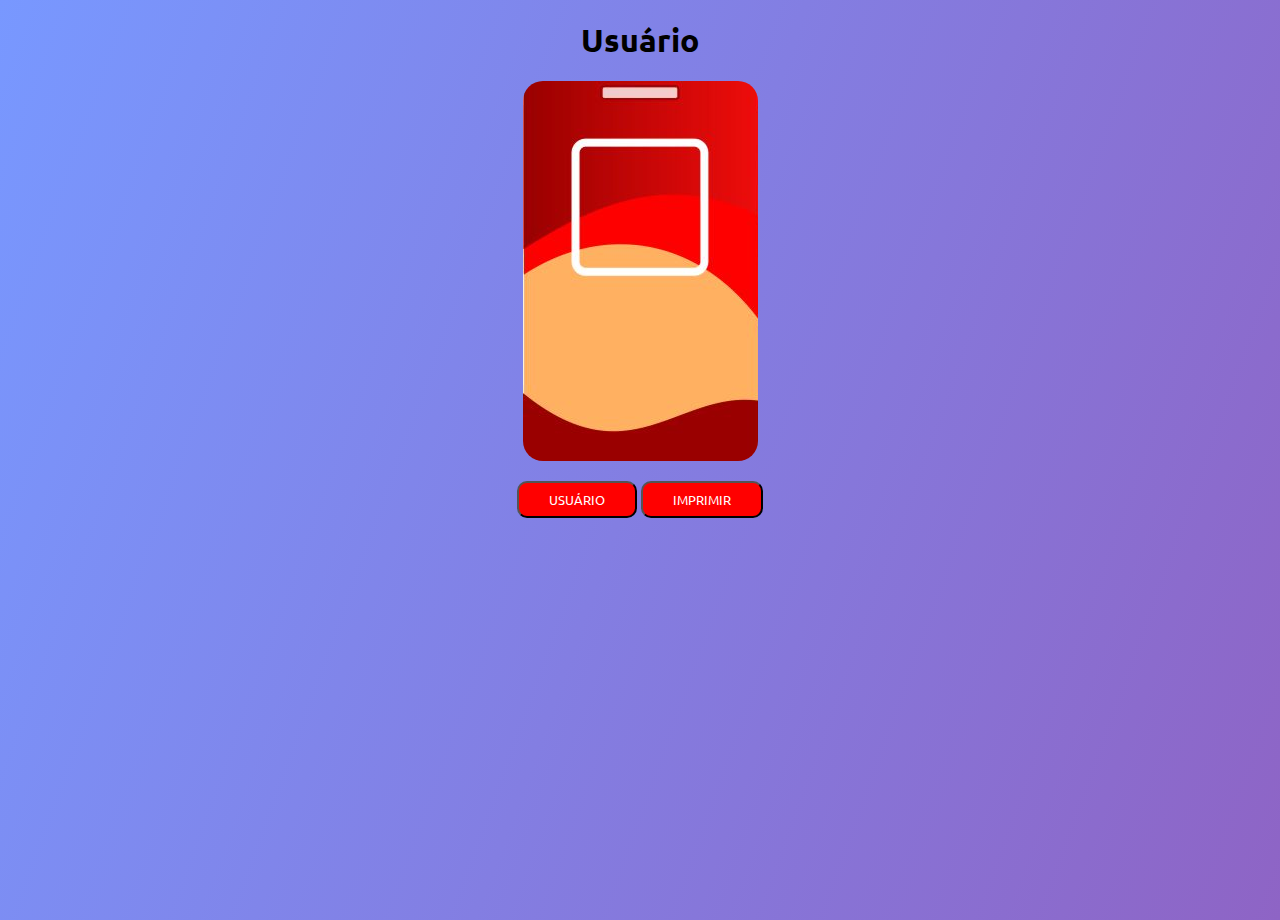
<file: API - CRACHA/index.html>
<!DOCTYPE html>
<html lang="pt-BR">
<head>
    <meta charset="UTF-8">
    <meta http-equiv="X-UA-Compatible" content="IE=edge">
    <meta name="viewport" content="width=device-width, initial-scale=1.0">
    <title>Promisses</title>
    <link rel="stylesheet" href="css/style.css">
</head>
<body>
    <h1>Usuário</h1>

    <main>
        <div id="impr" class="imp">
        <div id="card" class="card">
        
        </div>
        </div>
        <div class="btnContainer">
            <button id="random">USUÁRIO</button>
            <button id="imprime" value="imprimir" onClick="window.print()" >IMPRIMIR</button>
        </div>
        
    </main>    

    <script src="./scripts/app.js"></script>
</body>
</html>
</file>
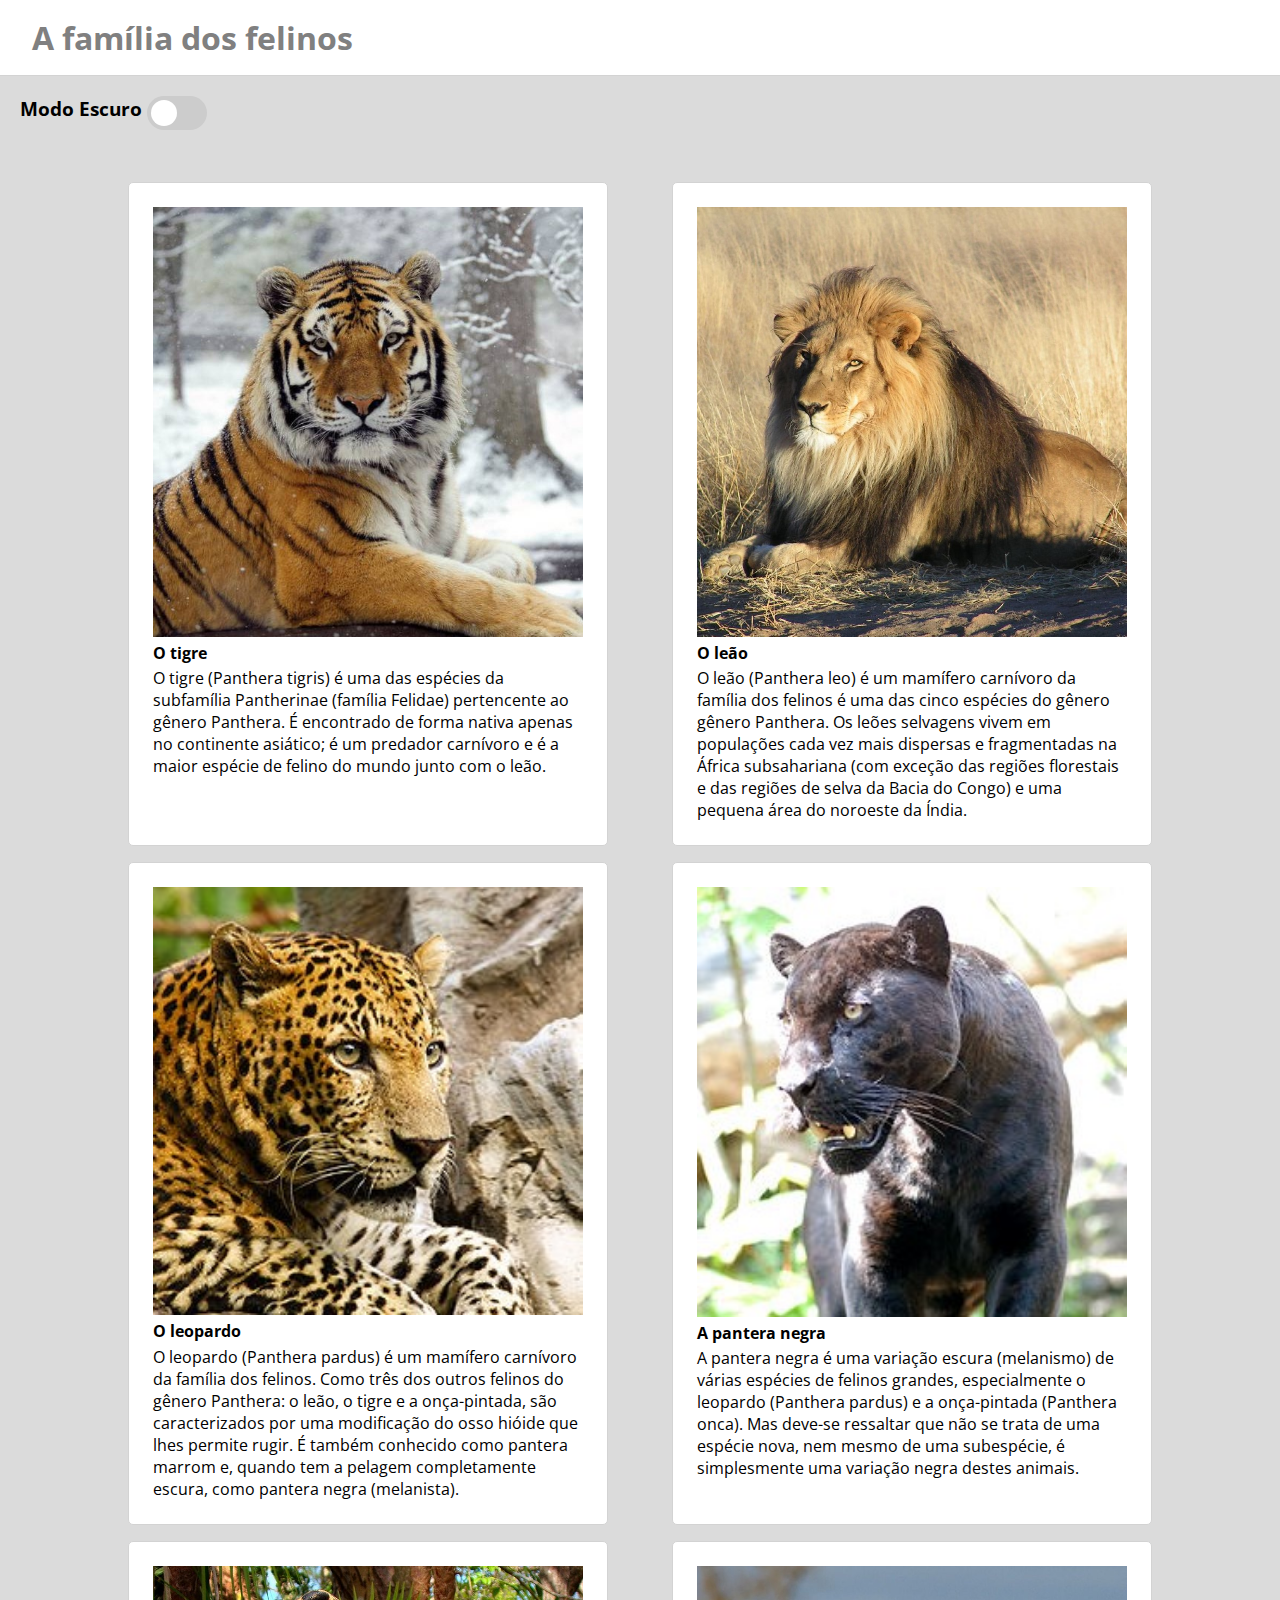
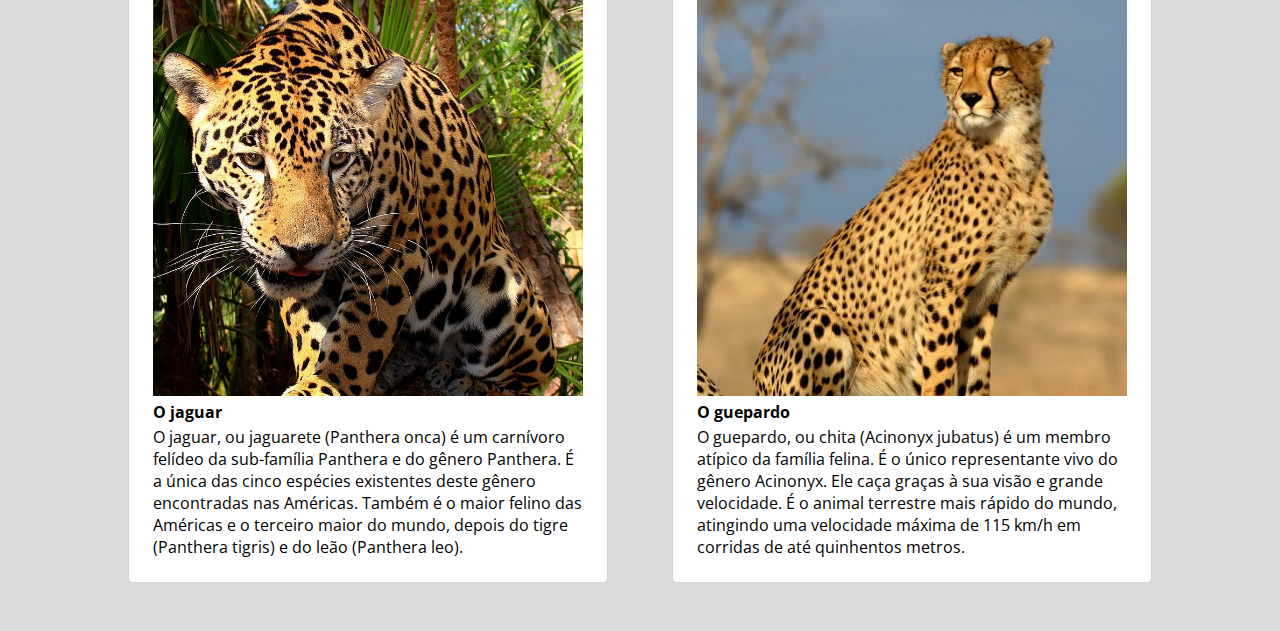
<file: Aula5_mesa_de_trabalho/index.html>
<!DOCTYPE html>
<html lang="pt-BR">

<head>
  <meta charset="UTF-8">
  <meta http-equiv="X-UA-Compatible" content="IE=edge">
  <meta name="viewport" content="width=device-width, initial-scale=1.0">
  <link rel="stylesheet" href="styles.css">
  <title>Aula 5 - Modificar elementos com JS </title>
</head>

<body class="dark">

  <h1>A família dos felinos</h1>

  
    <h3>Modo Escuro
      <label class="switch">
        <input id="btSwitch" type="checkbox">
        <span class="slider round"></span>
      </label>
    </h3>

  <div class="container">
    <div class="item">
      <img src="./imagens/tiger.jpg" alt="tigre">
      <h2>O tigre</h2>
      <p>
        O tigre (Panthera tigris) é uma das espécies da subfamília Pantherinae (família Felidae)
        pertencente ao gênero Panthera. É encontrado de forma nativa apenas no continente asiático; é um predador
        carnívoro e
        é a maior espécie de felino do mundo junto com o leão.
      </p>
    </div>
    <div class="item">
      <img src="./imagens/leon.jpg" alt="leao">
      <h2>O leão</h2>
      <p>
        O leão (Panthera leo) é um mamífero carnívoro da família dos felinos é uma das cinco espécies do gênero
        gênero Panthera. Os leões selvagens vivem em populações cada vez mais dispersas e fragmentadas na África
        subsahariana
        (com exceção das regiões florestais e das regiões de selva da Bacia do Congo) e uma pequena área do noroeste da
        Índia.
      </p>
    </div>
    <div class="item">
      <img id="leopardo" src="./imagens/leopardo.jpg" alt="leopardo">
      <h2>O leopardo</h2>
      <p>
        O leopardo (Panthera pardus) é um mamífero carnívoro da família dos felinos. Como três dos outros
        felinos do gênero Panthera: o leão, o tigre e a onça-pintada, são caracterizados por uma modificação do osso
        hióide que lhes permite rugir.
        É também conhecido como pantera marrom e, quando tem a pelagem completamente escura, como pantera negra
        (melanista).
      </p>
    </div>
    <div class="item">
      <img src="./imagens/pantera-negra.jpg" alt="pantera">
      <h2>A pantera negra</h2>
      <p>
        A pantera negra é uma variação escura (melanismo) de várias espécies de felinos grandes, especialmente o
        leopardo (Panthera pardus) e a onça-pintada (Panthera onca).
        Mas deve-se ressaltar que não se trata de uma espécie nova, nem mesmo de uma subespécie, é simplesmente uma
        variação negra destes animais.
      </p>
    </div>
    <div class="item">
      <img src="./imagens/jaguar.jpg" alt="jaguar">
      <h2>O jaguar</h2>
      <p>
        O jaguar, ou jaguarete (Panthera onca) é um carnívoro felídeo da sub-família Panthera e do
        gênero Panthera. É a única das cinco espécies existentes deste gênero encontradas nas Américas. Também
        é o maior felino das Américas e o terceiro maior do mundo, depois do tigre (Panthera tigris) e do leão (Panthera
        leo).
      </p>
    </div>
    <div class="item">
      <img src="./imagens/chita.jpg" alt="chita">
      <h2>O guepardo</h2>
      <p>
        O guepardo, ou chita (Acinonyx jubatus) é um membro atípico da família felina. É o único
        representante vivo do gênero Acinonyx. Ele caça graças à sua visão e grande velocidade. É o animal terrestre
        mais rápido
        do mundo, atingindo uma velocidade máxima de 115 km/h em corridas de até quinhentos metros.
      </p>
    </div>
  </div>

  <script src="scripts/app.js"></script>
  <script src="scripts/script-aula7.js"></script>
</body>

</html>
</file>
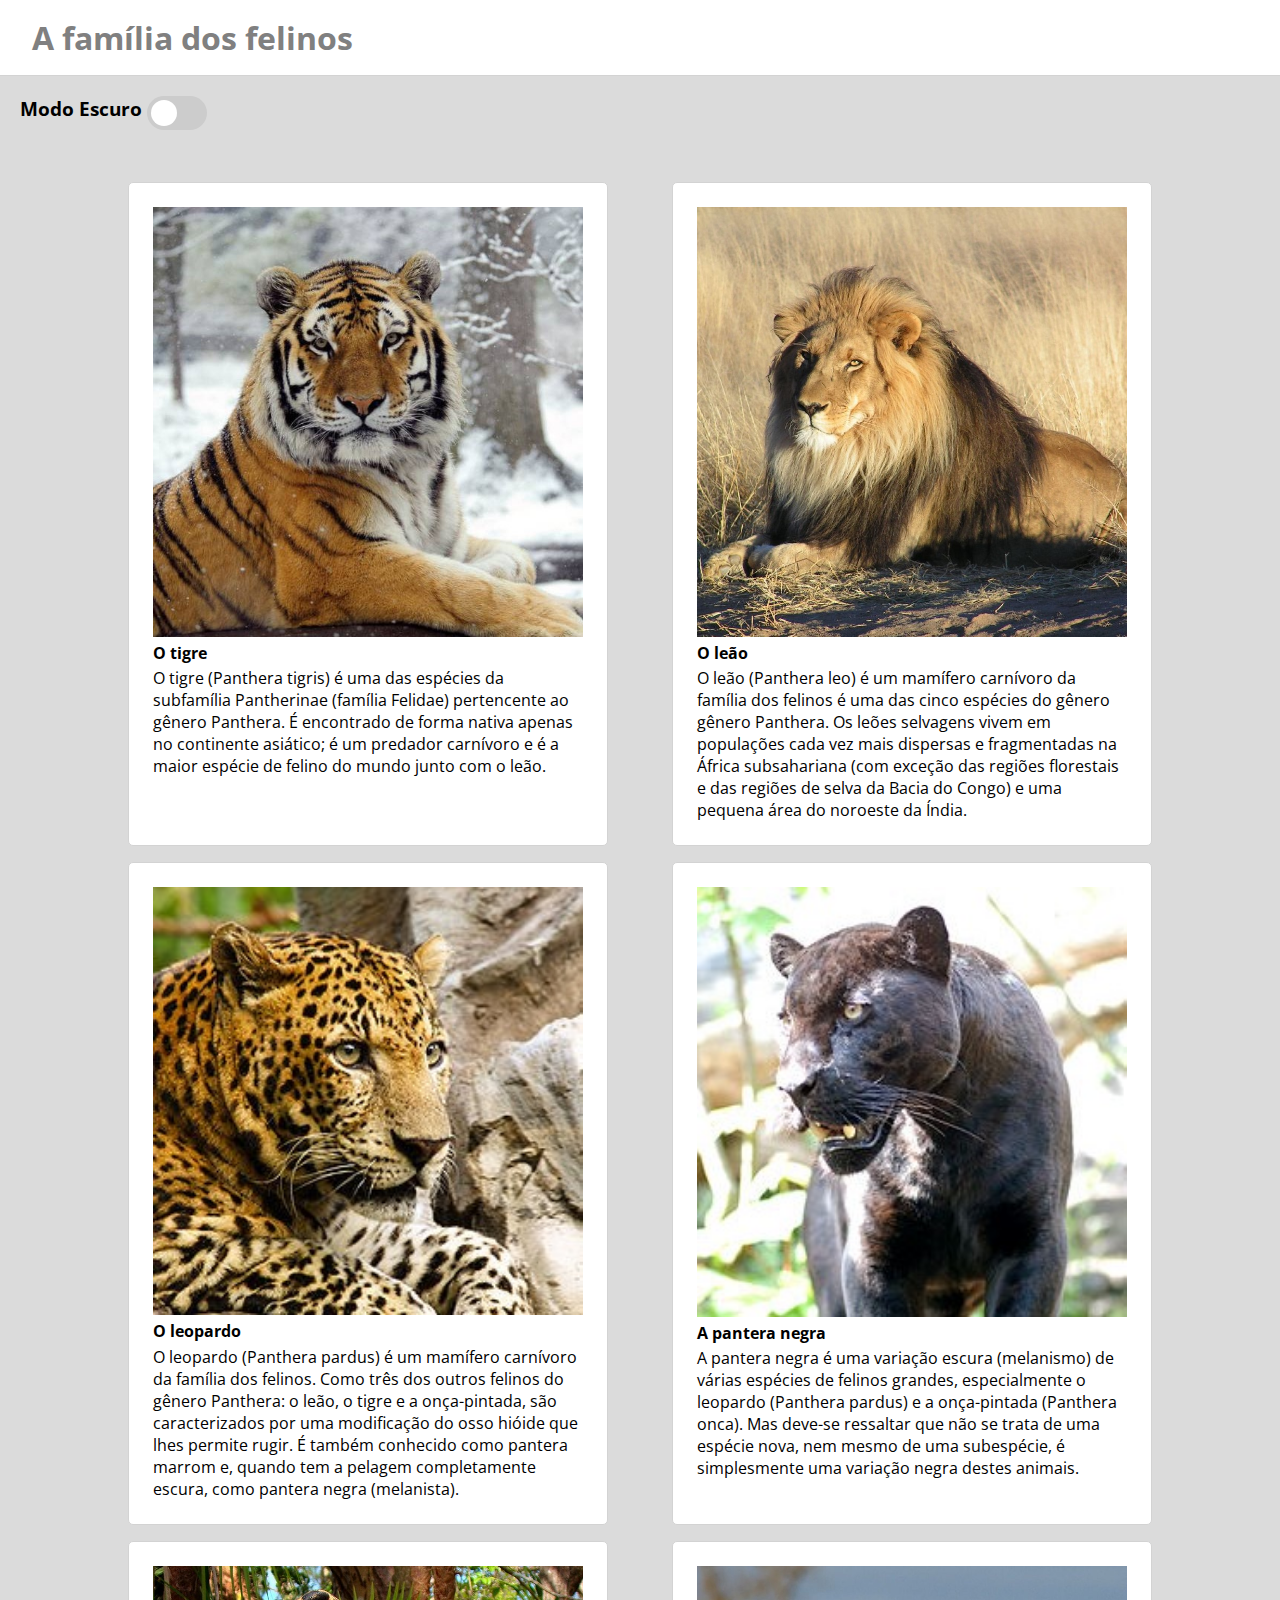
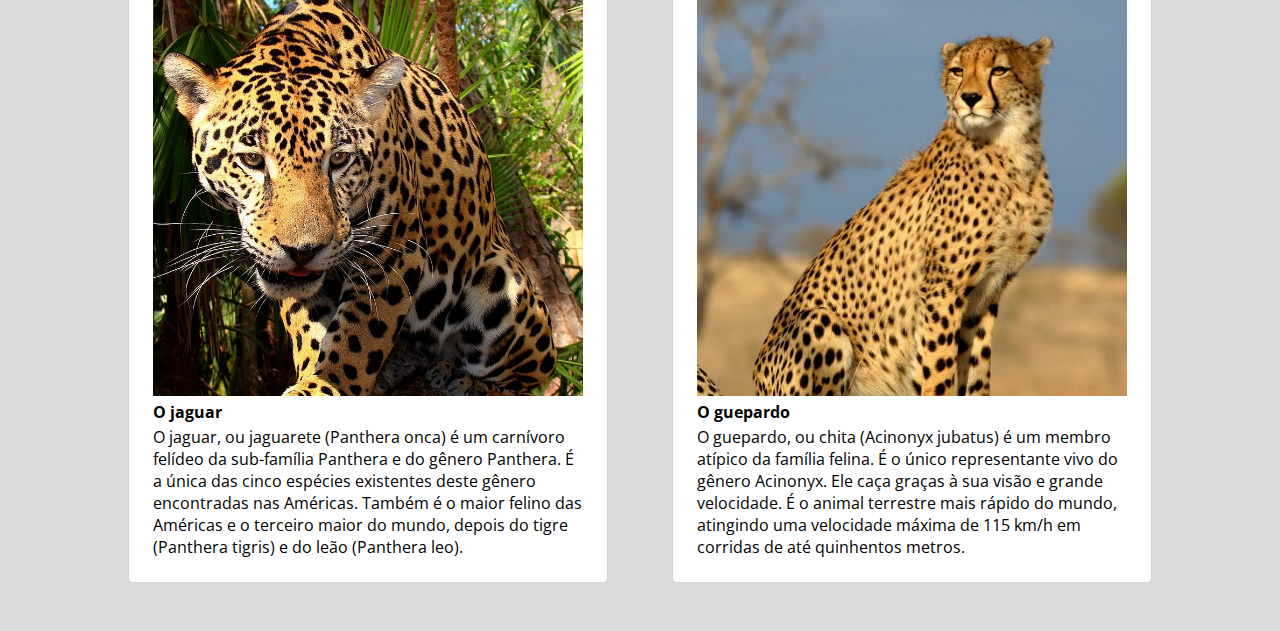
<file: Aula7_mesa_de_trabalho_Alterar_Imagem/index.html>
<!DOCTYPE html>
<html lang="pt-BR">

<head>
  <meta charset="UTF-8">
  <meta http-equiv="X-UA-Compatible" content="IE=edge">
  <meta name="viewport" content="width=device-width, initial-scale=1.0">
  <link rel="stylesheet" href="styles.css">
  <title>Aula 5 - Modificar elementos com JS </title>
</head>

<body class="dark">

  <h1>A família dos felinos</h1>

  
    <h3>Modo Escuro
      <label class="switch">
        <input id="btSwitch" type="checkbox">
        <span class="slider round"></span>
      </label>
    </h3>

  <div class="container">
    <div class="item">
      <img src="./imagens/tiger.jpg" alt="tigre">
      <h2>O tigre</h2>
      <p>
        O tigre (Panthera tigris) é uma das espécies da subfamília Pantherinae (família Felidae)
        pertencente ao gênero Panthera. É encontrado de forma nativa apenas no continente asiático; é um predador
        carnívoro e
        é a maior espécie de felino do mundo junto com o leão.
      </p>
    </div>
    <div class="item">
      <img src="./imagens/leon.jpg" alt="leao">
      <h2>O leão</h2>
      <p>
        O leão (Panthera leo) é um mamífero carnívoro da família dos felinos é uma das cinco espécies do gênero
        gênero Panthera. Os leões selvagens vivem em populações cada vez mais dispersas e fragmentadas na África
        subsahariana
        (com exceção das regiões florestais e das regiões de selva da Bacia do Congo) e uma pequena área do noroeste da
        Índia.
      </p>
    </div>
    <div class="item">
      <img id="leopardo" src="./imagens/leopardo.jpg" alt="leopardo">
      <h2>O leopardo</h2>
      <p>
        O leopardo (Panthera pardus) é um mamífero carnívoro da família dos felinos. Como três dos outros
        felinos do gênero Panthera: o leão, o tigre e a onça-pintada, são caracterizados por uma modificação do osso
        hióide que lhes permite rugir.
        É também conhecido como pantera marrom e, quando tem a pelagem completamente escura, como pantera negra
        (melanista).
      </p>
    </div>
    <div class="item">
      <img src="./imagens/pantera-negra.jpg" alt="pantera">
      <h2>A pantera negra</h2>
      <p>
        A pantera negra é uma variação escura (melanismo) de várias espécies de felinos grandes, especialmente o
        leopardo (Panthera pardus) e a onça-pintada (Panthera onca).
        Mas deve-se ressaltar que não se trata de uma espécie nova, nem mesmo de uma subespécie, é simplesmente uma
        variação negra destes animais.
      </p>
    </div>
    <div class="item">
      <img src="./imagens/jaguar.jpg" alt="jaguar">
      <h2>O jaguar</h2>
      <p>
        O jaguar, ou jaguarete (Panthera onca) é um carnívoro felídeo da sub-família Panthera e do
        gênero Panthera. É a única das cinco espécies existentes deste gênero encontradas nas Américas. Também
        é o maior felino das Américas e o terceiro maior do mundo, depois do tigre (Panthera tigris) e do leão (Panthera
        leo).
      </p>
    </div>
    <div class="item">
      <img src="./imagens/chita.jpg" alt="chita">
      <h2>O guepardo</h2>
      <p>
        O guepardo, ou chita (Acinonyx jubatus) é um membro atípico da família felina. É o único
        representante vivo do gênero Acinonyx. Ele caça graças à sua visão e grande velocidade. É o animal terrestre
        mais rápido
        do mundo, atingindo uma velocidade máxima de 115 km/h em corridas de até quinhentos metros.
      </p>
    </div>
  </div>

  <script src="scripts/app.js"></script>
  <script src="scripts/script-aula7.js"></script>
</body>

</html>
</file>
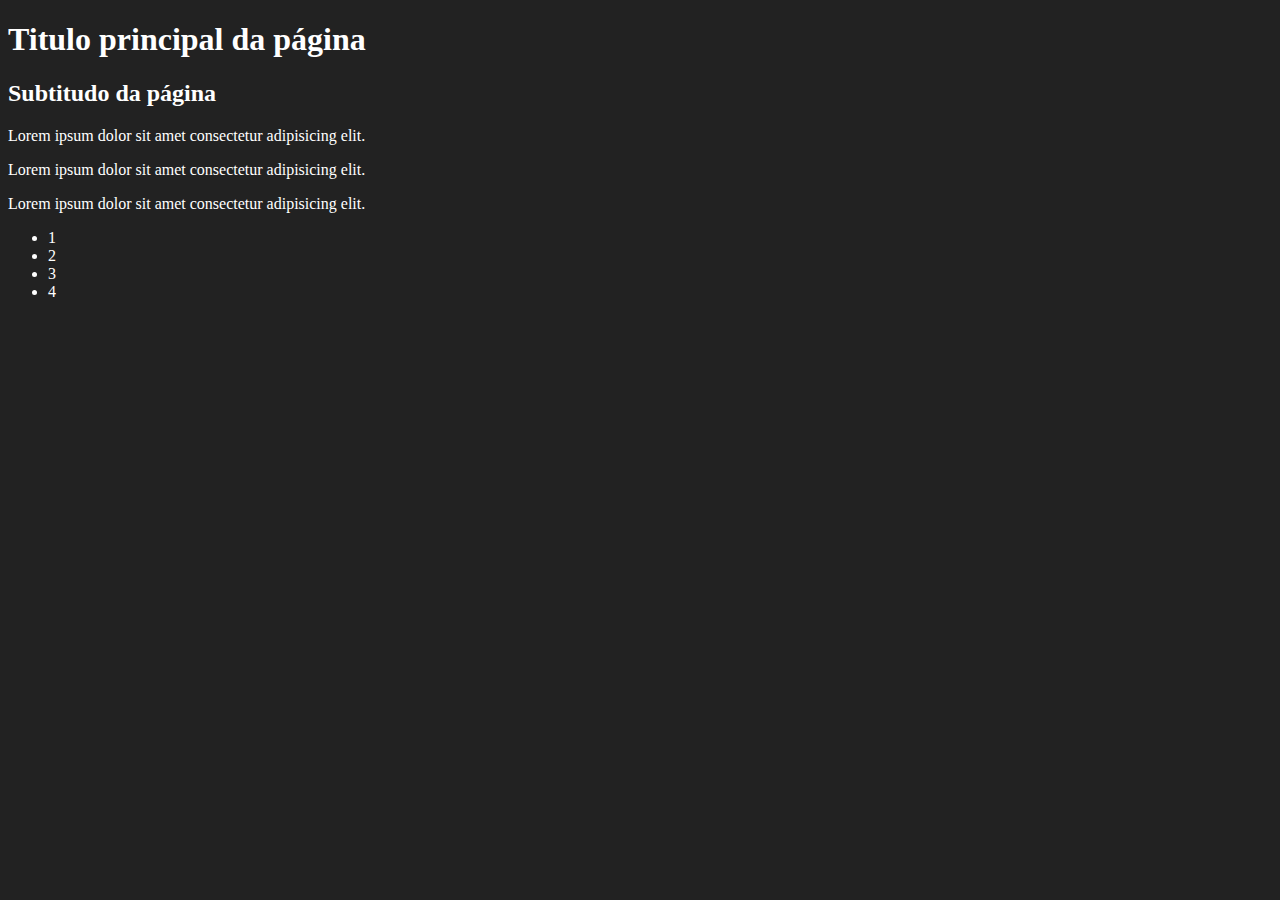
<file: Modificando o Dom/index.html>
<!DOCTYPE html>
<html lang="pt-BR">

<head>
    <meta charset="UTF-8">
    <meta http-equiv="X-UA-Compatible" content="IE=edge">
    <meta name="viewport" content="width=device-width, initial-scale=1.0">
    <title>Modificando o DOM</title>
    <link rel="stylesheet" href="css/style.css">
</head>

<body class="darkMode">

    <section>
        <h1>Titulo principal da página</h1>
        <h2 id="subtitulo">Subtitudo da página</h2>
        <p class="paragrafo">Lorem ipsum dolor sit amet consectetur adipisicing elit. </p>
        <p class="paragrafo">Lorem ipsum dolor sit amet consectetur adipisicing elit. </p>
        <p class="paragrafo">Lorem ipsum dolor sit amet consectetur adipisicing elit. </p>

        <ul id="numeros">
            <li>1</li>
            <li>2</li>
            <li>3</li>
            <li>4</li>

        </ul>

    </section>
   <script src="js/app.js"></script>
   <script src="js/darkMode.js"></script>
</body>

</html>
</file>
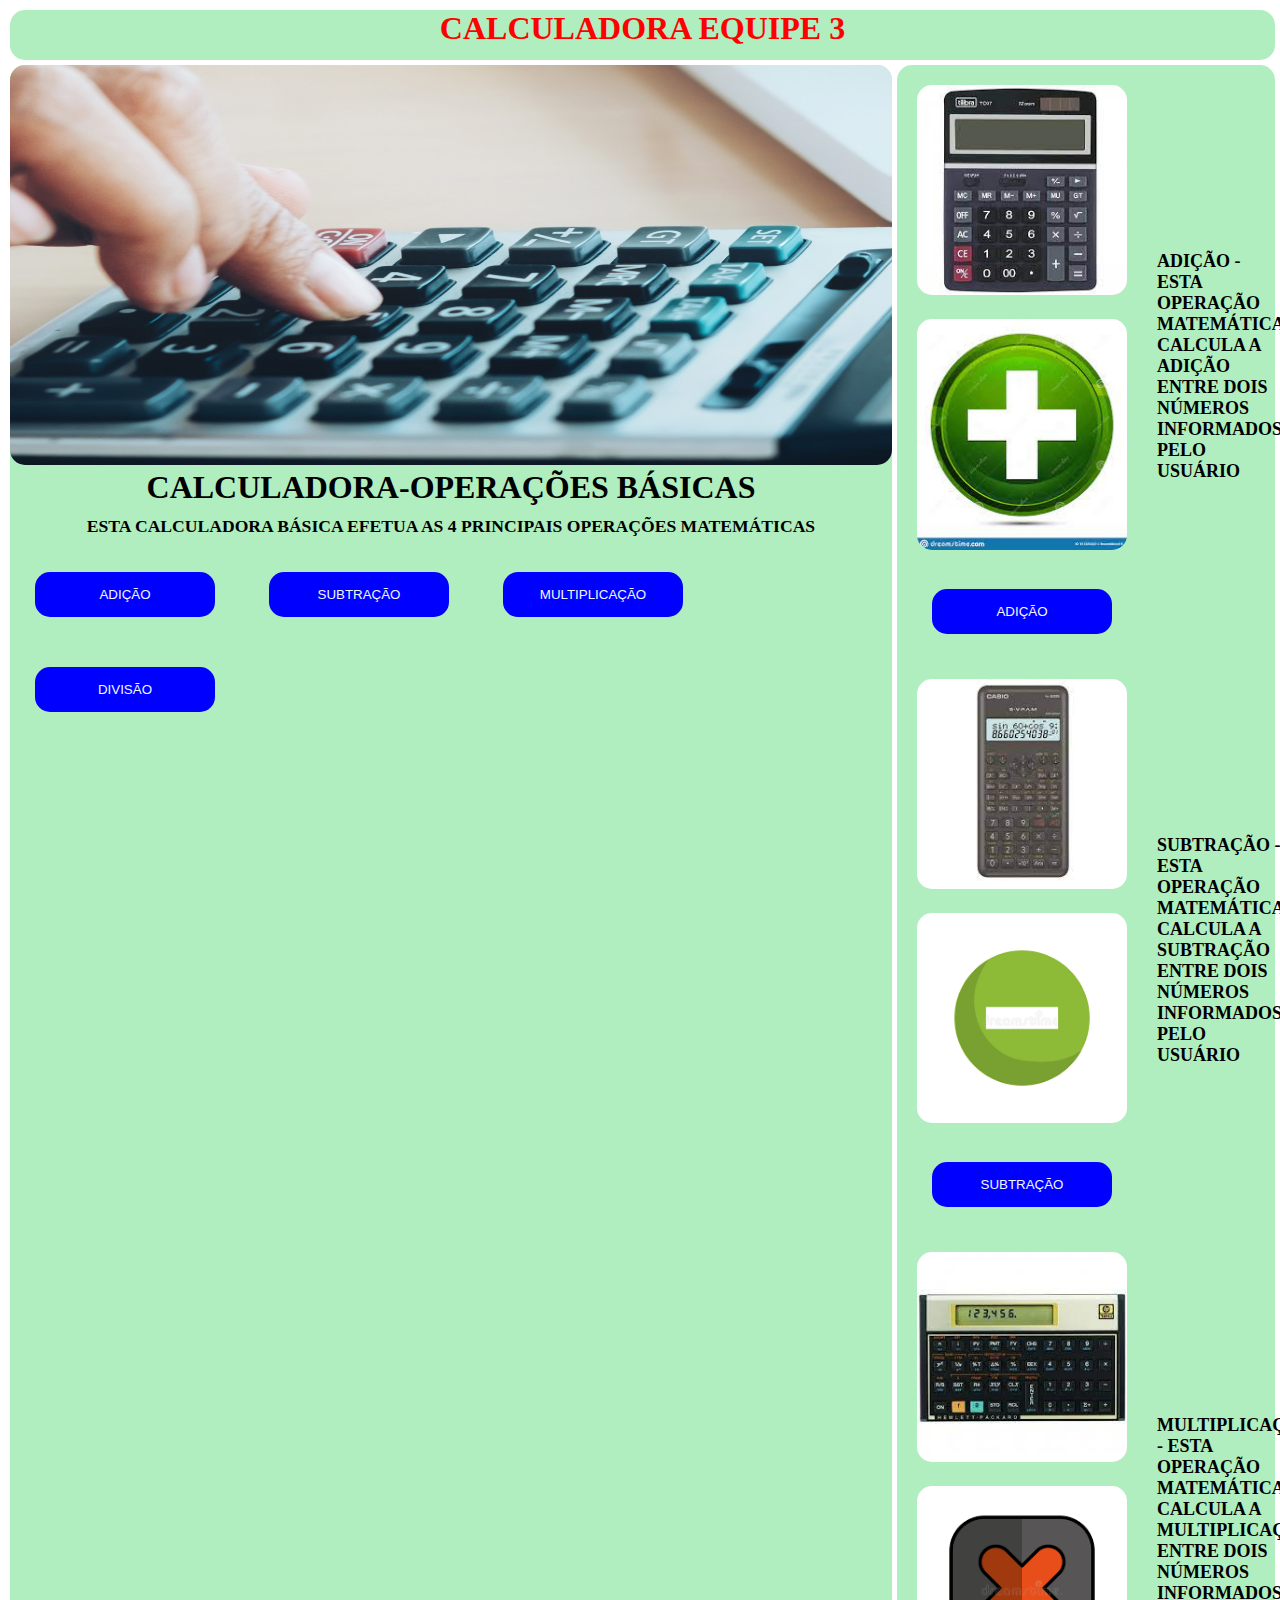
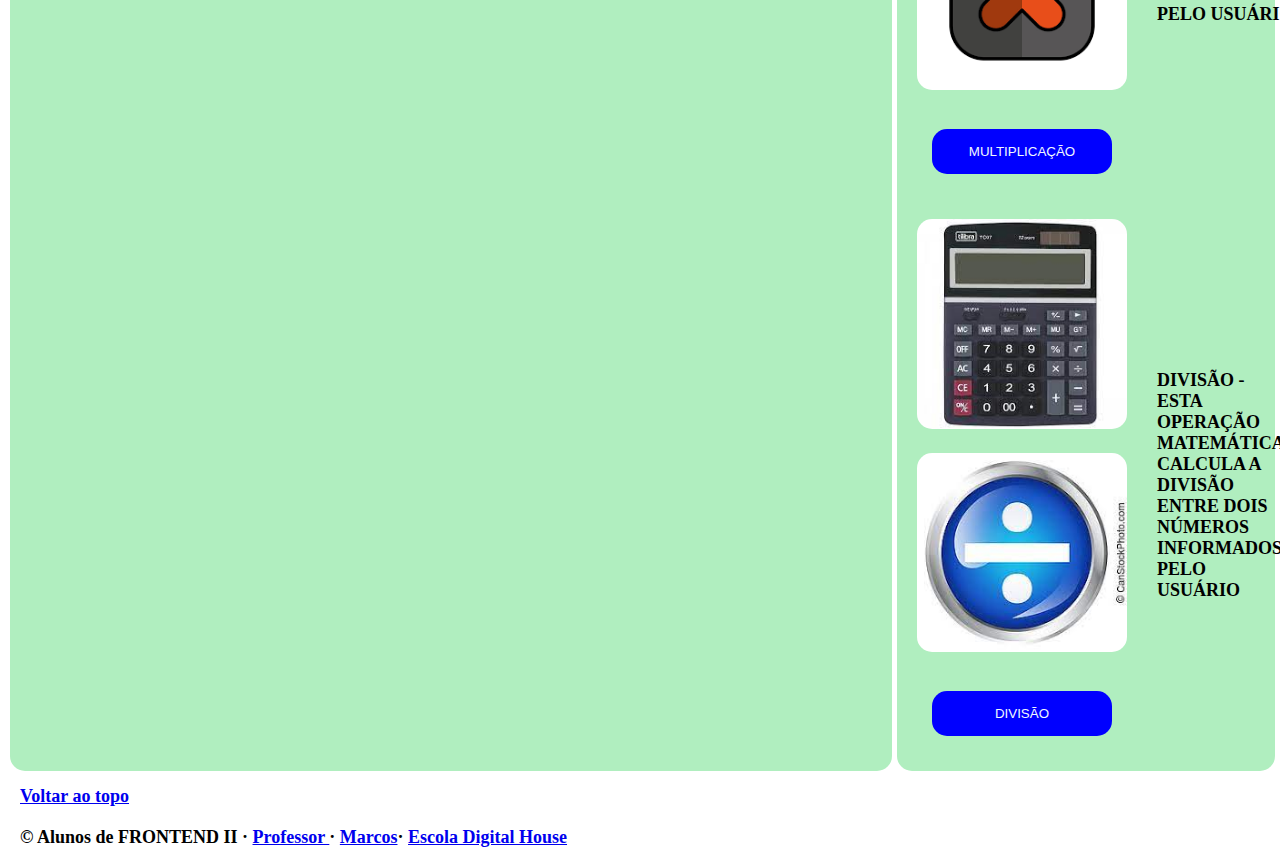
<file: Exercicio_-_calculadora_grupo/Exercicio - calculadora grupo/index.html>
<!DOCTYPE html>
<html lang="pt-BR">

<head>
    <meta charset="UTF-8" />
    <meta http-equiv="X-UA-Compatible" content="IE=edge" />
    <meta name="viewport" content="width=device-width, initial-scale=1.0" />
    <title>CALCULADORA</title>
    <link rel="stylesheet" href="https://stackpath.bootstrapcdn.com/bootstrap/4.1.3/css/bootstrap.min.css"
        integrity="sha384-MCw98/SFnGE8fJT3GXwEOngsV7Zt27NXFoaoApmYm81iuXoPkFOJwJ8ERdknLPMO" crossorigin="anonymous">
    <link rel="stylesheet" href="style.css" />
</head>

<body>
    <div class="gridContainer">
        <header class="gridItem header">
            <h1>CALCULADORA EQUIPE 3</h1>

        </header>

        <main class="gridItem main">
            <div class="calcula">
                <img src="./imagens/calculadora.jpg" width="" alt="" />
            </div>
            <h1 class="titulo">CALCULADORA-OPERAÇÕES BÁSICAS</h1>
            <h2 class="subtitulo">ESTA CALCULADORA BÁSICA EFETUA AS 4 PRINCIPAIS OPERAÇÕES MATEMÁTICAS</h2>

            <div class="botao">
                <button class="adicao" type=" button" onclick="adicionar()">ADIÇÃO</button>
                <button class="subtracao" type="button " onclick="subtracao() ">SUBTRAÇÃO</button>
                <button class="multiplicacao" type="button " onclick="multiplicacao() ">MULTIPLICAÇÃO</button>
                <button class="divisao" type="button " onclick="divisao() ">DIVISÃO</button>
            </div>


        </main>


        <aside class="gridItem aside lateral">
            <div class="operacoes">
                <div class="imagem">
                    <img src="./imagens/calculadora fita.jpg" alt="" />

                    <img src="./imagens/soma.jpg" alt="" />
                    <button class="adicao" type=" button " onclick="adicionar()">ADIÇÃO</button>
                </div>
                <div class=" descricao ">
                    <p class="texto ">ADIÇÃO - ESTA OPERAÇÃO MATEMÁTICA CALCULA A ADIÇÃO ENTRE DOIS NÚMEROS INFORMADOS
                        PELO USUÁRIO</p>
                </div>
            </div>
            <div class="operacoes ">
                <div class="imagem ">
                    <img src="./imagens/hp 48 g.jpg " alt=" " />
                    <img src="./imagens/subtracao.png " alt=" " />
                    <button class="subtracao" type="button " onclick="subtracao() ">SUBTRAÇÃO</button>
                </div>
                <div class="descricao ">
                    <p class="texto ">SUBTRAÇÃO - ESTA OPERAÇÃO MATEMÁTICA CALCULA A SUBTRAÇÃO ENTRE DOIS NÚMEROS
                        INFORMADOS PELO USUÁRIO</p>

                </div>
            </div>
            <div class="operacoes ">
                <div class="imagem ">
                    <img src="./imagens/hp12 c.jpg " alt=" " />
                    <img src="./imagens/multiplicacao.png " alt=" " />
                    <button class="multiplicacao" type="button " onclick="multiplicacao() ">MULTIPLICAÇÃO</button>
                </div>
                <div class="descricao ">
                    <p class="texto ">MULTIPLICAÇÃO - ESTA OPERAÇÃO MATEMÁTICA CALCULA A MULTIPLICAÇÃO ENTRE DOIS
                        NÚMEROS INFORMADOS PELO USUÁRIO</p>
                </div>

            </div>
            <div class="operacoes ">
                <div class="imagem ">
                    <img src="./imagens/calculadora fita.jpg " alt=" " />
                    <img src="./imagens/divisao.jpg " alt=" " />
                    <button class="divisao" type="button " onclick="divisao() ">DIVISÃO</button>
                </div>
                <div class="descricao ">
                    <p class="texto ">DIVISÃO - ESTA OPERAÇÃO MATEMÁTICA CALCULA A DIVISÃO ENTRE DOIS NÚMEROS
                        INFORMADOS PELO USUÁRIO</p>
                </div>
            </div>
        </aside>
        <footer class="container">
            <p class="float-right"><a href="#">Voltar ao topo</a></p>
            <p>&copy; Alunos de FRONTEND II &middot; <a href="#">Professor </a> &middot; <a href="#">Marcos</a>&middot; <a href="https://www.digitalhouse.com/br/">Escola Digital House</a></p>
          </footer>
    </div>

    <script src="./script/adicao.js"></script>
    <script src="./script/multiplicacao.js "></script>
    <script src="./script/subtracao.js "></script>
    <script src="./script/divisao.js "></script>

    <script src="./script/script.js "></script>

</body>


</html>
</file>
<file: API - CRACHA/css/style.css>
@import url('https://fonts.googleapis.com/css2?family=Ubuntu:wght@300;400;700&display=swap');

:root {
    --primary: #7898FF;
    --secondary: #8E64C5;
    --app-grey: #F2F2F2;
  }

*{
    padding: 0;
    margin: 0;
    box-sizing: border-box;
    font-family: 'Ubuntu', sans-serif;
}

body{
background: linear-gradient(110deg, var(--primary), var(--secondary));
height: 100vh;
}

h1{
  text-align: center;
  margin: 20px 0;
}

.card{
  background-image: url("../imagem/cracha.jpg");
  border-radius: 20px;
  margin: 0 auto;
  height: 380px;
  width: 235px;
  
}



#conteudo {
  display: flex;
  align-items: center;
  flex-direction: column;
   
}

.email {
    
max-width: 230px;
margin-top: 10px;
font-size: 90%;
text-align: center;
}


img {
  margin-top: 62px;
  border-radius: 10px;
  margin-left: 0;
  margin-right: 0;
}
.nome{
  margin-top: 30px;
  text-align: center;
}
.btnContainer{
  padding: 20px 10px;
  text-align: center;
  border-radius: 10px;
}
.btnContainer button{
  padding: 8px 30px;
  border-radius: 10px;
  background-color: red;
  color: white;
}

@media print {
  body * {
    visibility: hidden;
  }
  #card, #card * {
    visibility: visible;
  }
  #card {
    position: fixed;
    left: 0;
    top: 0;
  }
}
</file>
<file: Aula5_mesa_de_trabalho/styles.css>
@import url('https://fonts.googleapis.com/css2?family=Open+Sans:wght@300;400&display=swap');

* {
  margin: 0;
  padding: 0;
  font-family: 'Open Sans', sans-serif;
}

body {
  background-color: rgb(219, 219, 219);
}

h1 {
  padding: .5em 1em;
  background-color: white;
  border-bottom: 1px solid lightgrey;
  color: grey;
}


.container {
  display: flex;
  flex-wrap: wrap;
  justify-content: space-between;
  width: 80%;
  margin: 2em 10%;
}

.item {
  width: 30em;
  background-color: white;
  box-sizing: border-box;
  padding: 1.5em;
  margin-bottom: 1em;
  border-radius: 5px;
  border: 1px solid lightgray;
}

.item img {
  width: 100%;
}

.item h2 {
  font-size: 1em;
  margin-bottom: .2em;
}

h3 {
  padding: 20px;
  color: #000;
}


/* The switch - the box around the slider */
.switch {
  position: relative;
  display: inline-block;
  width: 60px;
  height: 34px;
}

/* Hide default HTML checkbox */
.switch input {
  opacity: 0;
  width: 0;
  height: 0;
}

/* The slider */
.slider {
  position: absolute;
  cursor: pointer;
  top: 0;
  left: 0;
  right: 0;
  bottom: 0;
  background-color: #ccc;
  -webkit-transition: .4s;
  transition: .4s;
}

.slider:before {
  position: absolute;
  content: "";
  height: 26px;
  width: 26px;
  left: 4px;
  bottom: 4px;
  background-color: white;
  -webkit-transition: .4s;
  transition: .4s;
}

input:checked + .slider {
  background-color: #2196F3;
}

input:focus + .slider {
  box-shadow: 0 0 1px #2196F3;
}

input:checked + .slider:before {
  -webkit-transform: translateX(26px);
  -ms-transform: translateX(26px);
  transform: translateX(26px);
}

/* Rounded sliders */
.slider.round {
  border-radius: 34px;
}

.slider.round:before {
  border-radius: 50%;
}

/* ------------------------------ Estilos para o tema escuro (Dark-Mode) ----------------------------------------------- */

/* Os seguintes estilos são os que usaremos para aplicar o modo escuro, 
você terá que modificar os seletores a fim de poder resolver o exercício. */

/* A cor de fundo */ 
.backgroundDark {
  background-color: rgb(39, 39, 39);
}

/* Modificações no titulo 'A família dos felinos' */
.titleDark { 
  background-color: rgb(19, 19, 19);
  color: rgb(170, 170, 170);
  border-color: black;
}


/*  Modificações nos items */
.cardsDark {
  background-color: rgb(19, 19, 19);
  border-color: black;
}

/* Modificações nos textos dos itens e cabeçalhos dos itens */ 
.cardTextDark{
  color: rgb(230, 230, 230);
}

/*Modificação no Texto do Botão*/
.btTextDark{
  color: rgb(230, 230, 230);
}
</file>
<file: Aula7_mesa_de_trabalho_Alterar_Imagem/styles.css>
@import url('https://fonts.googleapis.com/css2?family=Open+Sans:wght@300;400&display=swap');

* {
  margin: 0;
  padding: 0;
  font-family: 'Open Sans', sans-serif;
}

body {
  background-color: rgb(219, 219, 219);
}

h1 {
  padding: .5em 1em;
  background-color: white;
  border-bottom: 1px solid lightgrey;
  color: grey;
}


.container {
  display: flex;
  flex-wrap: wrap;
  justify-content: space-between;
  width: 80%;
  margin: 2em 10%;
}

.item {
  width: 30em;
  background-color: white;
  box-sizing: border-box;
  padding: 1.5em;
  margin-bottom: 1em;
  border-radius: 5px;
  border: 1px solid lightgray;
}

.item img {
  width: 100%;
}

.item h2 {
  font-size: 1em;
  margin-bottom: .2em;
}

h3 {
  padding: 20px;
  color: #000;
}


/* The switch - the box around the slider */
.switch {
  position: relative;
  display: inline-block;
  width: 60px;
  height: 34px;
}

/* Hide default HTML checkbox */
.switch input {
  opacity: 0;
  width: 0;
  height: 0;
}

/* The slider */
.slider {
  position: absolute;
  cursor: pointer;
  top: 0;
  left: 0;
  right: 0;
  bottom: 0;
  background-color: #ccc;
  -webkit-transition: .4s;
  transition: .4s;
}

.slider:before {
  position: absolute;
  content: "";
  height: 26px;
  width: 26px;
  left: 4px;
  bottom: 4px;
  background-color: white;
  -webkit-transition: .4s;
  transition: .4s;
}

input:checked + .slider {
  background-color: #2196F3;
}

input:focus + .slider {
  box-shadow: 0 0 1px #2196F3;
}

input:checked + .slider:before {
  -webkit-transform: translateX(26px);
  -ms-transform: translateX(26px);
  transform: translateX(26px);
}

/* Rounded sliders */
.slider.round {
  border-radius: 34px;
}

.slider.round:before {
  border-radius: 50%;
}

/* ------------------------------ Estilos para o tema escuro (Dark-Mode) ----------------------------------------------- */

/* Os seguintes estilos são os que usaremos para aplicar o modo escuro, 
você terá que modificar os seletores a fim de poder resolver o exercício. */

/* A cor de fundo */ 
.backgroundDark {
  background-color: rgb(39, 39, 39);
}

/* Modificações no titulo 'A família dos felinos' */
.titleDark { 
  background-color: rgb(19, 19, 19);
  color: rgb(170, 170, 170);
  border-color: black;
}


/*  Modificações nos items */
.cardsDark {
  background-color: rgb(19, 19, 19);
  border-color: black;
}

/* Modificações nos textos dos itens e cabeçalhos dos itens */ 
.cardTextDark{
  color: rgb(230, 230, 230);
}

/*Modificação no Texto do Botão*/
.btTextDark{
  color: rgb(230, 230, 230);
}
</file>
<file: Modificando o Dom/css/style.css>
.tituloPrincipal{
    background-color:#7289da;
    font-size: 60px;

}
.darkMode{
    background-color: #222;
    color:#fff;
}
</file>
<file: Exercicio_-_calculadora_grupo/Exercicio - calculadora grupo/style.css>
* {
    padding: 0;
    margin: 0;
    box-sizing: border-box;
    border: 0;
}

.gridContainer {
    display: grid;
    width: 100%;
    height: 100vh;
    padding: 10px;
    grid-template-columns: 70% 30%;
    grid-template-rows: 50px 1fr;
    gap: 5px;
    grid-template-areas: "header header" "main aside";
}

.gridItem {
    /* border: 1px solid rgb(214, 16, 16); */
    border-radius: 15px;
    background-color: rgb(176, 238, 191);
}

.header {
    grid-area: header;
    text-align: center;
    color: red;
}
.calcula img{
    width: 100%;
    height: 400px;
    border-radius: 15px;
}

.main {
    grid-area: main;
}

.aside {
    grid-area: aside;
}

.video {
    width: 100%;
}

.imagem img {
    width: 100%;
    padding: 10px;
    border-radius: 25px;
}

 p {
    font-size:18px;
    font-weight: bold;
    padding: 10px;
    
}

.titulo {
    text-align: center;
}

.subtitulo {
    font-size: 1.1em;
    font-weight: none;
    padding: 10px;
    text-align: center;
}

.operacoes {
    display: flex;
    flex-direction: row;
    margin: 10px;
}

.descricao {
    display: flex;
    flex-direction: column;
    justify-content: space-around;
    margin-left: 10px;
}

button{
    background-color: blue;
    padding: 15px;
    width: 180px;
    border-radius: 15px;
    color: aliceblue;
    font-family:Arial, Helvetica, sans-serif; 
    margin:25px;
    display: inline-block;
    cursor: pointer;
   
    
}

button:hover {
    transform: scale(1.1);
    transition: all 0.5s;
    background-color: blueviolet;
  }
</file>
